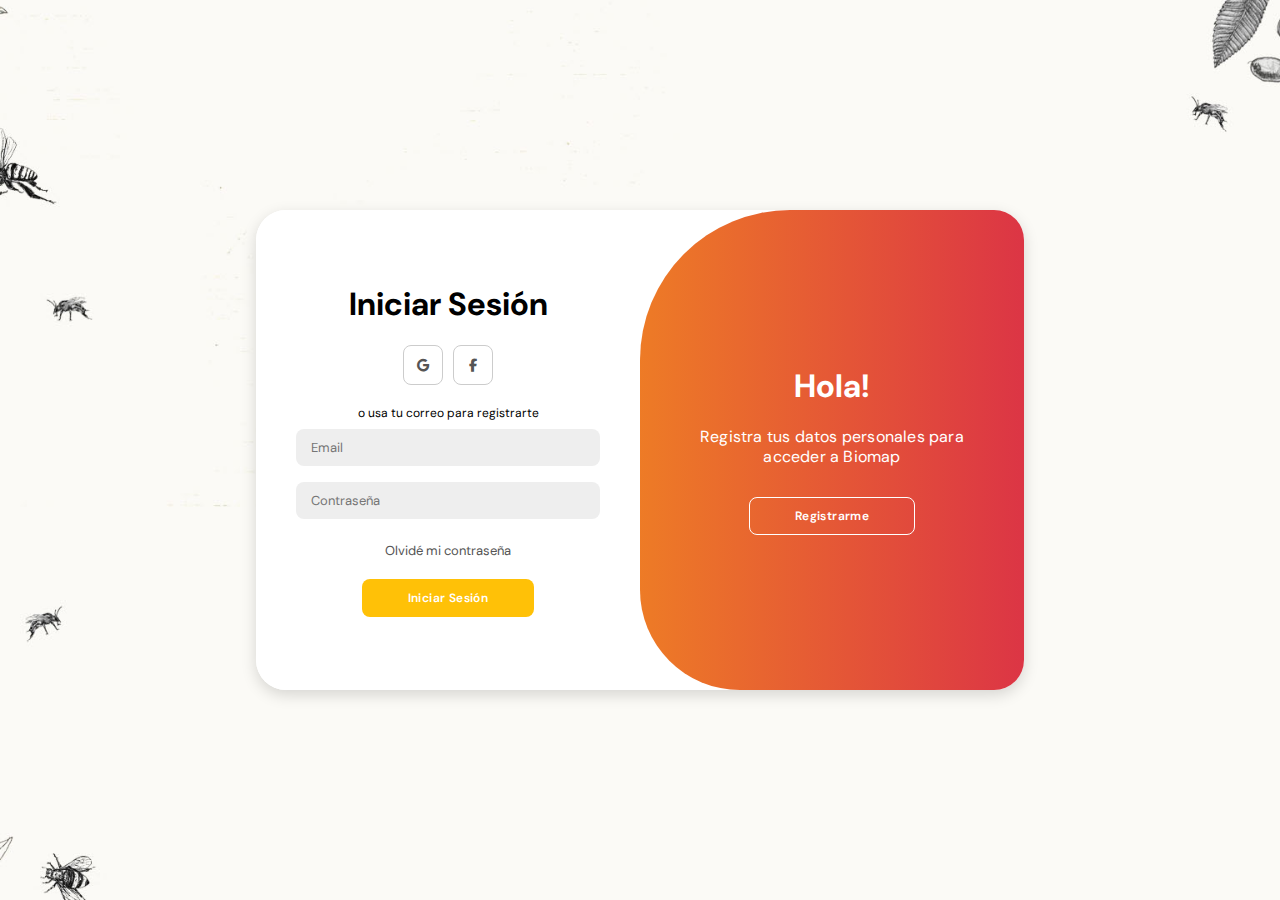
<file: login/login-biomap/index.html>
<!DOCTYPE html>
<html lang="en">

<head>
    <meta charset="UTF-8">
    <meta name="viewport" content="width=device-width, initial-scale=1.0">
    <title>Login</title>
    <link rel="stylesheet" href="https://cdnjs.cloudflare.com/ajax/libs/font-awesome/6.5.2/css/all.min.css">
    <link rel="stylesheet" href="assets/css/styles.css">
</head>

<body>
    <div class="container" id="container">
        <div class="form-container sign-up">
            <form>
                <h1>Crear cuenta</h1>
                <div class="social-icons">
                    <a href="#" class="icon"><i class="fa-brands fa-google"></i></a>
                    <a href="#" class="icon"><i class="fa-brands fa-facebook-f"></i></a>
                </div>
                <span>o usa tu correo para registrarte</span>
                <input type="text" placeholder="Nombre">
                <input type="text" placeholder="Email">
                <input type="password" placeholder="Contraseña">
                <button>Crear cuenta</button>
            </form>
        </div>
        <div class="form-container sign-in">
            <form>
                <h1>Iniciar Sesión</h1>
                <div class="social-icons">
                    <a href="#" class="icon"><i class="fa-brands fa-google"></i></a>
                    <a href="#" class="icon"><i class="fa-brands fa-facebook-f"></i></a>
                </div>
                <span>o usa tu correo para registrarte</span>
                <input type="text" placeholder="Email">
                <input type="password" placeholder="Contraseña">
                <a href="#">Olvidé mi contraseña</a>
                <button>Iniciar Sesión</button>
            </form>
        </div>
        <div class="toggle-container">
            <div class="toggle">
                <div class="toggle-panel toggle-left">
                    <h1>Bienvenido</h1>
                    <p>Ingresa tus datos personales para acceder a Biomap</p>
                    <button class="hidden" id="login">Iniciar Sesión</button>
                </div>
                <div class="toggle-panel toggle-right">
                    <h1>Hola!</h1>
                    <p>Registra tus datos personales para acceder a Biomap</p>
                    <button class="hidden" id="register">Registrarme</button>
                </div>
            </div>
        </div>
    </div>
    <script src="assets/js/script.js"></script>
</body>

</html>
</file>
<file: login/login-biomap/assets/css/styles.css>
@import url('https://fonts.googleapis.com/css2?family=DM+Sans:ital,opsz,wght@0,9..40,100..1000;1,9..40,100..1000&display=swap');

* {
    margin: 0;
    padding: 0;
    box-sizing: border-box;
    font-family: 'DM Sans', sans-serif;
}

body {
    background-image: url('Recursos/fondo.jpg');
    background-size: cover;
    background-position: center;
    background-repeat: no-repeat;
    display: flex;
    align-items: center;
    justify-content: center;
    flex-direction: column;
    height: 100vh;
    margin: 0;
}

.container {
    background-color: #fff;
    border-radius: 30px;
    box-shadow: 0 5px 15px rgba(0, 0, 0, 0.15);
    position: relative;
    overflow: hidden;
    width: 768px;
    max-width: 100%;
    min-height: 480px;
}

.container p {
    font-size: 1rem;
    line-height: 20px;
    letter-spacing: 0.2px;
    margin: 20px 0;
}

.container span {
    font-size: 12px;
}

.container a {
    color: #555;
    font-size: 13px;
    text-decoration: none;
    margin: 15px 0 10px;
}

.container button {
    background-color: #ffc107;
    border: 1px solid transparent;
    border-radius: 8px;
    font-weight: 600;
    letter-spacing: 0.4px;
    color: #fff;
    cursor: pointer;
    font-size: 12px;
    margin-top: 10px;
    padding: 10px 45px;
    transition: background-color 0.3s;
}

.container button.hidden {
    background-color: transparent;
    border-color: #fff;
}

.container form {
    background-color: #fff;
    display: flex;
    align-items: center;
    justify-content: center;
    flex-direction: column;
    padding: 0px 40px;
    height: 100%;
}

.container input {
    background-color: #eee;
    border: none;
    margin: 8px 0;
    border-radius: 8px;
    font-size: 13px;
    padding: 10px 15px;
    width: 100%;
    outline: none;
}

.form-container {
    position: absolute;
    top: 0;
    height: 100%;
    transition: all 0.6s ease-in-out;
}

.sign-in {
    left: 0;
    width: 50%;
    z-index: 2;
}

.container.active .sign-in {
    transform: translateX(100%);
}


.container.active .sign-up {
    transform: translateX(100%);
    opacity: 1;
    z-index: 5;
    animation: move 0.6s;
}

@keyframes move {

    0%,
    49.99% {
        opacity: 0;
        z-index: 1;
    }

    50%,
    100% {
        opacity: 1;
        z-index: 5;
    }
}

.sign-up {
    left: 0;
    width: 50%;
    z-index: 1;
    opacity: 0;
}

.social-icons {
    margin: 20px 0;
}

.social-icons a {
    border: 1px solid #ccc;
    border-radius: 20%;
    display: inline-flex;
    justify-content: center;
    align-items: center;
    margin: 0 3px;
    width: 40px;
    height: 40px;
}

.toggle-container {
    position: absolute;
    top: 0;
    left: 50%;
    width: 50%;
    height: 100%;
    overflow: hidden;
    transition: all 0.6s ease-in-out;
    z-index: 1000;
    border-radius: 150px 0 0 100px;
}

.container.active .toggle-container {
    transform: translateX(-100%);
    border-radius: 0 150px 100px 0;
}

.toggle {
    background-color: #dc3545;
    height: 100%;
    background: linear-gradient(to right, #ffc107, #dc3545);
    color: #fff;
    position: relative;
    left: -100%;
    height: 100%;
    width: 200%;
    transform: translateX(0);
    transition: all 0.6s ease-in-out;
}

.container.active .toggle {
    transform: translateX(50%);
}

.toggle-panel {
    position: absolute;
    width: 50%;
    height: 100%;
    display: flex;
    align-items: center;
    justify-content: center;
    flex-direction: column;
    padding: 0 30px;
    text-align: center;
    top: 0;
    transform: translateX(0);
    transition: all 0.6s ease-in-out;
}

.toggle-left {
    transform: translateX(-200%);
}

.container.active .toggle-left {
    transform: translateX(0);
}

.container.active .toggle-right {
    transform: translateX(200%);
}

.toggle-right {
    right: 0;
    transform: translateX(0);
</file>
